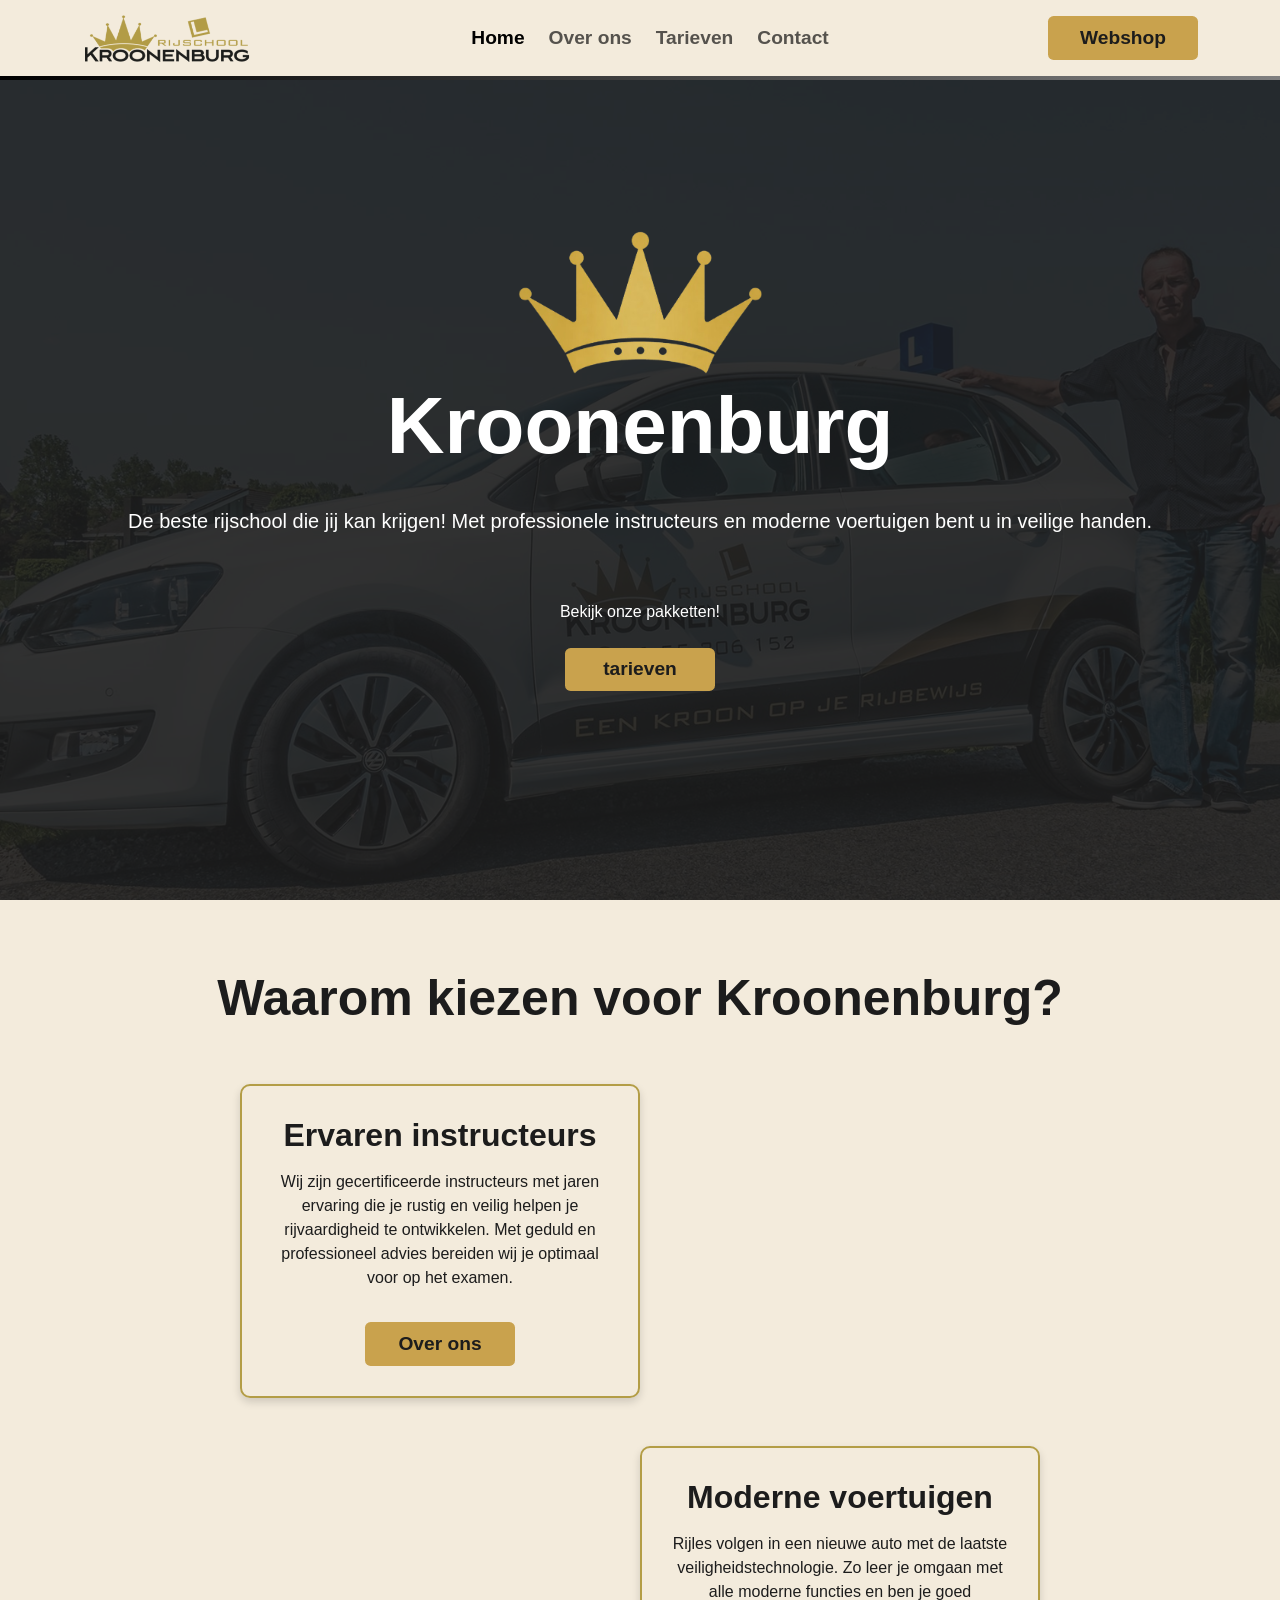
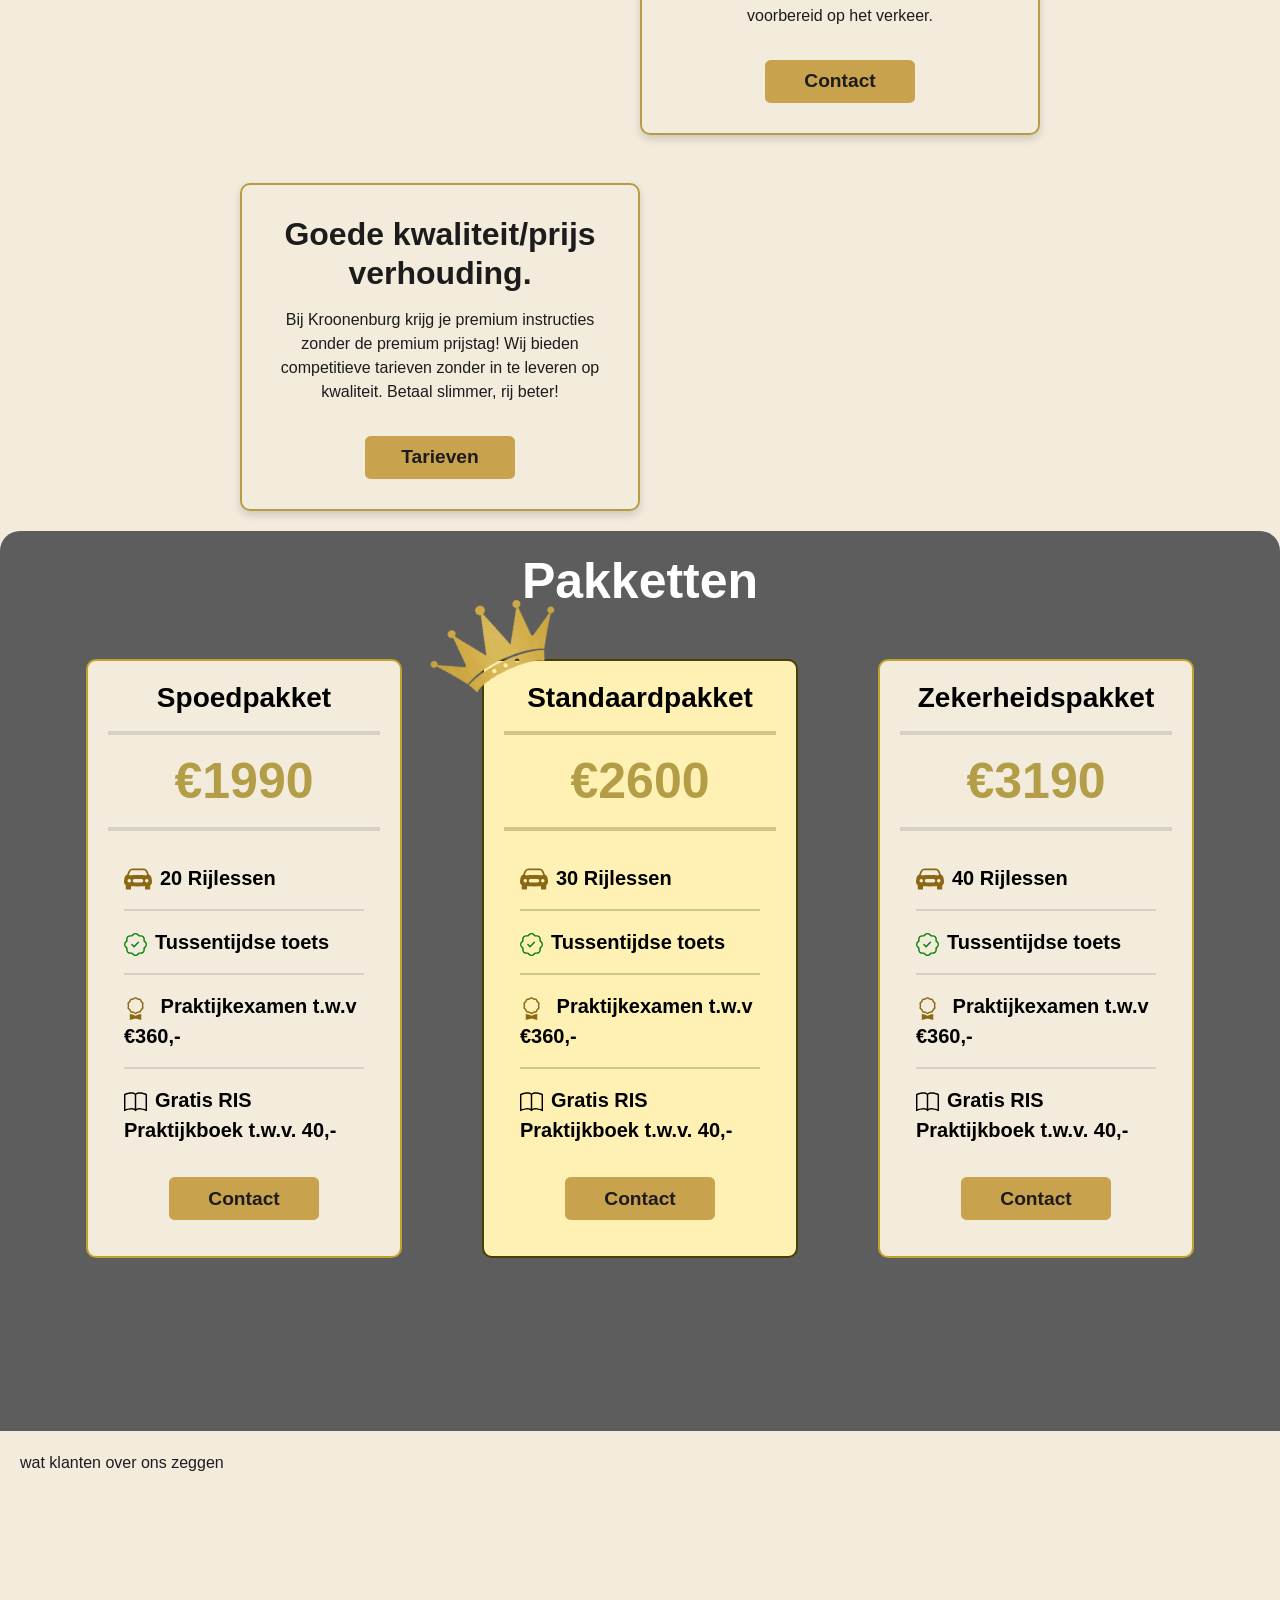
<file: index.html>
<!DOCTYPE html>
<html lang="en">

<head>
    <meta charset="UTF-8">
    <meta name="viewport" content="width=device-width, initial-scale=1.0">
    <title>Document</title>
    <link href="https://cdn.jsdelivr.net/npm/bootstrap@5.3.2/dist/css/bootstrap.min.css" rel="stylesheet">
    <link rel="stylesheet" href="style.css">
</head>

<body>
    <nav class="navbar navbar-expand-lg fixed-top">
        <div class="container d-flex align-items-center justify-content-between">

            <!-- Logo (left) -->
            <a class="navbar-brand d-flex align-items-center me-3" href="index.html">
                <img src="images/logo.png" alt="logo" width="170" height="50">
            </a>

            <!-- Hamburger toggler (always right on small screens) -->
            <button class="navbar-toggler border border-2 border-dark" type="button" data-bs-toggle="collapse"
                data-bs-target="#navbarNav" aria-controls="navbarNav" aria-expanded="false"
                aria-label="Toggle navigation">
                <span class="navbar-toggler-icon"></span>
            </button>

            <!-- Collapse menu -->
            <div class="collapse navbar-collapse justify-content-center" id="navbarNav">
                <ul class="navbar-nav mx-auto">
                    <li class="nav-item"><a class="nav-link active" href="index.html">Home</a></li>
                    <li class="nav-item"><a class="nav-link" href="overons.html">Over ons</a></li>
                    <li class="nav-item"><a class="nav-link" href="tarieven.html">Tarieven</a></li>
                    <li class="nav-item"><a class="nav-link" href="tarieven.html">Contact</a></li>
                </ul>

                <!-- Contact button (only on lg+) -->
                <div class="d-none d-lg-flex ms-lg-3">
                    <a href="https://www.theorie-leren.nl/" class="btn btn-gold">Webshop</a>
                </div>
            </div>

        </div>
    </nav>

    <div class="hero1 d-flex flex-column justify-content-center align-items-center min-vh-100">
        <div class="darkoverlay-hero"></div>
        <div class="hero-tekst-container d-flex flex-column justify-content-center align-items-center text-center">
            <img class="hero-crown-title" src="images/crown.png" alt="kroon">
            <h1 class="fw-bold mt-4">Kroonenburg</h1>
            <p class="hero-sub-tekst mt-4">De beste rijschool die jij kan krijgen! Met professionele instructeurs en
                moderne voertuigen bent u in veilige handen.</p>
            <p class="mt-5">Bekijk onze pakketten!</p>
            <button class="btn-gold mt-2">tarieven</button>
        </div>
    </div>

    <section>
        <h2 class="header mt-5 text-center fw-bolder">Waarom kiezen voor Kroonenburg?</h2>
        <div class="d-flex flex-column justify-content-center align-items-center">
            <div
                class="tekstgroep groep1 d-flex flex-column align-items-center text-center mt-5 slide-left-animation hidden">
                <h2 class="subheader mb-3 fw-bold">Ervaren instructeurs</h2>
                <p>Wij zijn gecertificeerde instructeurs met jaren ervaring die je rustig en veilig helpen je
                    rijvaardigheid te ontwikkelen. Met geduld en professioneel advies bereiden wij je optimaal voor op
                    het examen.</p>

                <a class="btn-gold mt-3 text-center" href="#">Over ons</a>
            </div>

            <div
                class="tekstgroep groep2 d-flex flex-column align-items-center text-center mt-5 slide-right-animation hidden">
                <h2 class="subheader fw-bold mb-3">Moderne voertuigen</h2>
                <p>Rijles volgen in een nieuwe auto met de laatste veiligheidstechnologie. Zo leer je omgaan met alle
                    moderne functies en ben je goed voorbereid op het verkeer.</p>
                <a class="btn-gold mt-3 text-center" href="#">Contact</a>
            </div>


            <div
                class="tekstgroep groep3 d-flex flex-column align-items-center text-center mt-5 slide-left-animation hidden">
                <h2 class="subheader mb-3 fw-bold">Goede kwaliteit/prijs verhouding.</h2>
                <p>Bij Kroonenburg krijg je premium instructies zonder de premium prijstag! Wij bieden competitieve
                    tarieven zonder in te leveren op kwaliteit. Betaal slimmer, rij beter!</p>
                <a class="btn-gold mt-3 text-center" href="#">Tarieven</a>
            </div>
        </div>
    </section>

    <section class="tarieven-section">
        <h2 class="header text-center mb-5 fw-bold">Pakketten</h2>
        <div class="row  d-flex  justify-content-center">
            <div class="pakketkaart hidden scale-animation col-3">
                <h3 class="fw-bold text-center">Spoedpakket</h3>
                <hr>
                <h2 class="prijskaart text-center">&euro;1990</h2>
                <hr>
                <div class="p-3">
                    <p>
                        <svg xmlns="http://www.w3.org/2000/svg" width="28" height="28" fill="#8B6914"
                            class="bi bi-car-front-fill me-2" viewBox="0 0 16 16">
                            <path
                                d="M2.52 3.515A2.5 2.5 0 0 1 4.82 2h6.362c1 0 1.904.596 2.298 1.515l.792 1.848c.075.175.21.319.38.404.5.25.855.715.965 1.262l.335 1.679q.05.242.049.49v.413c0 .814-.39 1.543-1 1.997V13.5a.5.5 0 0 1-.5.5h-2a.5.5 0 0 1-.5-.5v-1.338c-1.292.048-2.745.088-4 .088s-2.708-.04-4-.088V13.5a.5.5 0 0 1-.5.5h-2a.5.5 0 0 1-.5-.5v-1.892c-.61-.454-1-1.183-1-1.997v-.413a2.5 2.5 0 0 1 .049-.49l.335-1.68c.11-.546.465-1.012.964-1.261a.8.8 0 0 0 .381-.404l.792-1.848ZM3 10a1 1 0 1 0 0-2 1 1 0 0 0 0 2m10 0a1 1 0 1 0 0-2 1 1 0 0 0 0 2M6 8a1 1 0 0 0 0 2h4a1 1 0 1 0 0-2zM2.906 5.189a.51.51 0 0 0 .497.731c.91-.073 3.35-.17 4.597-.17s3.688.097 4.597.17a.51.51 0 0 0 .497-.731l-.956-1.913A.5.5 0 0 0 11.691 3H4.309a.5.5 0 0 0-.447.276L2.906 5.19Z" />
                        </svg>20 Rijlessen
                    </p>
                    <hr class="small">
                    <p>
                        <svg xmlns="http://www.w3.org/2000/svg" width="23" height="23" fill="green"
                            class="bi bi-patch-check me-2" viewBox="0 0 16 16">
                            <path fill-rule="evenodd"
                                d="M10.354 6.146a.5.5 0 0 1 0 .708l-3 3a.5.5 0 0 1-.708 0l-1.5-1.5a.5.5 0 1 1 .708-.708L7 8.793l2.646-2.647a.5.5 0 0 1 .708 0" />
                            <path
                                d="m10.273 2.513-.921-.944.715-.698.622.637.89-.011a2.89 2.89 0 0 1 2.924 2.924l-.01.89.636.622a2.89 2.89 0 0 1 0 4.134l-.637.622.011.89a2.89 2.89 0 0 1-2.924 2.924l-.89-.01-.622.636a2.89 2.89 0 0 1-4.134 0l-.622-.637-.89.011a2.89 2.89 0 0 1-2.924-2.924l.01-.89-.636-.622a2.89 2.89 0 0 1 0-4.134l.637-.622-.011-.89a2.89 2.89 0 0 1 2.924-2.924l.89.01.622-.636a2.89 2.89 0 0 1 4.134 0l-.715.698a1.89 1.89 0 0 0-2.704 0l-.92.944-1.32-.016a1.89 1.89 0 0 0-1.911 1.912l.016 1.318-.944.921a1.89 1.89 0 0 0 0 2.704l.944.92-.016 1.32a1.89 1.89 0 0 0 1.912 1.911l1.318-.016.921.944a1.89 1.89 0 0 0 2.704 0l.92-.944 1.32.016a1.89 1.89 0 0 0 1.911-1.912l-.016-1.318.944-.921a1.89 1.89 0 0 0 0-2.704l-.944-.92.016-1.32a1.89 1.89 0 0 0-1.912-1.911z" />
                        </svg>Tussentijdse toets
                    </p>
                    <hr class="small">
                    <p>
                        <svg xmlns="http://www.w3.org/2000/svg" width="23" height="23" fill="#8B6914"
                            class="bi bi-award me-2" viewBox="0 0 16 16">
                            <path
                                d="M9.669.864 8 0 6.331.864l-1.858.282-.842 1.68-1.337 1.32L2.6 6l-.306 1.854 1.337 1.32.842 1.68 1.858.282L8 12l1.669-.864 1.858-.282.842-1.68 1.337-1.32L13.4 6l.306-1.854-1.337-1.32-.842-1.68zm1.196 1.193.684 1.365 1.086 1.072L12.387 6l.248 1.506-1.086 1.072-.684 1.365-1.51.229L8 10.874l-1.355-.702-1.51-.229-.684-1.365-1.086-1.072L3.614 6l-.25-1.506 1.087-1.072.684-1.365 1.51-.229L8 1.126l1.356.702z" />
                            <path d="M4 11.794V16l4-1 4 1v-4.206l-2.018.306L8 13.126 6.018 12.1z" />
                        </svg> Praktijkexamen t.w.v &euro;360,-
                    </p>
                    <hr class="small">
                    <p>
                        <svg xmlns="http://www.w3.org/2000/svg" width="23" height="23" fill="currentColor"
                            class="bi bi-book me-2" viewBox="0 0 16 16">
                            <path
                                d="M1 2.828c.885-.37 2.154-.769 3.388-.893 1.33-.134 2.458.063 3.112.752v9.746c-.935-.53-2.12-.603-3.213-.493-1.18.12-2.37.461-3.287.811zm7.5-.141c.654-.689 1.782-.886 3.112-.752 1.234.124 2.503.523 3.388.893v9.923c-.918-.35-2.107-.692-3.287-.81-1.094-.111-2.278-.039-3.213.492zM8 1.783C7.015.936 5.587.81 4.287.94c-1.514.153-3.042.672-3.994 1.105A.5.5 0 0 0 0 2.5v11a.5.5 0 0 0 .707.455c.882-.4 2.303-.881 3.68-1.02 1.409-.142 2.59.087 3.223.877a.5.5 0 0 0 .78 0c.633-.79 1.814-1.019 3.222-.877 1.378.139 2.8.62 3.681 1.02A.5.5 0 0 0 16 13.5v-11a.5.5 0 0 0-.293-.455c-.952-.433-2.48-.952-3.994-1.105C10.413.809 8.985.936 8 1.783" />
                        </svg>Gratis RIS Praktijkboek t.w.v. 40,-
                    </p>
                    <div class="d-flex justify-content-center">
                        <a class="btn-gold text-center mt-3" href="hoi">Contact</a>
                    </div>
                </div>

            </div>
            <div class="pakketkaart hidden scale-animation goldpakket col-3">
                <img class="kroongoldpakket" src="images/crown.png" alt="kroon">
                <h3 class="fw-bold text-center">Standaardpakket</h3>
                <hr>
                <h2 class="prijskaart text-center">&euro;2600</h2>
                <hr>
                <div class="p-3">
                    <p>
                        <svg xmlns="http://www.w3.org/2000/svg" width="28" height="28" fill="#8B6914"
                            class="bi bi-car-front-fill me-2" viewBox="0 0 16 16">
                            <path
                                d="M2.52 3.515A2.5 2.5 0 0 1 4.82 2h6.362c1 0 1.904.596 2.298 1.515l.792 1.848c.075.175.21.319.38.404.5.25.855.715.965 1.262l.335 1.679q.05.242.049.49v.413c0 .814-.39 1.543-1 1.997V13.5a.5.5 0 0 1-.5.5h-2a.5.5 0 0 1-.5-.5v-1.338c-1.292.048-2.745.088-4 .088s-2.708-.04-4-.088V13.5a.5.5 0 0 1-.5.5h-2a.5.5 0 0 1-.5-.5v-1.892c-.61-.454-1-1.183-1-1.997v-.413a2.5 2.5 0 0 1 .049-.49l.335-1.68c.11-.546.465-1.012.964-1.261a.8.8 0 0 0 .381-.404l.792-1.848ZM3 10a1 1 0 1 0 0-2 1 1 0 0 0 0 2m10 0a1 1 0 1 0 0-2 1 1 0 0 0 0 2M6 8a1 1 0 0 0 0 2h4a1 1 0 1 0 0-2zM2.906 5.189a.51.51 0 0 0 .497.731c.91-.073 3.35-.17 4.597-.17s3.688.097 4.597.17a.51.51 0 0 0 .497-.731l-.956-1.913A.5.5 0 0 0 11.691 3H4.309a.5.5 0 0 0-.447.276L2.906 5.19Z" />
                        </svg>30 Rijlessen
                    </p>
                    <hr class="small">
                    <p>
                        <svg xmlns="http://www.w3.org/2000/svg" width="23" height="23" fill="green"
                            class="bi bi-patch-check me-2" viewBox="0 0 16 16">
                            <path fill-rule="evenodd"
                                d="M10.354 6.146a.5.5 0 0 1 0 .708l-3 3a.5.5 0 0 1-.708 0l-1.5-1.5a.5.5 0 1 1 .708-.708L7 8.793l2.646-2.647a.5.5 0 0 1 .708 0" />
                            <path
                                d="m10.273 2.513-.921-.944.715-.698.622.637.89-.011a2.89 2.89 0 0 1 2.924 2.924l-.01.89.636.622a2.89 2.89 0 0 1 0 4.134l-.637.622.011.89a2.89 2.89 0 0 1-2.924 2.924l-.89-.01-.622.636a2.89 2.89 0 0 1-4.134 0l-.622-.637-.89.011a2.89 2.89 0 0 1-2.924-2.924l.01-.89-.636-.622a2.89 2.89 0 0 1 0-4.134l.637-.622-.011-.89a2.89 2.89 0 0 1 2.924-2.924l.89.01.622-.636a2.89 2.89 0 0 1 4.134 0l-.715.698a1.89 1.89 0 0 0-2.704 0l-.92.944-1.32-.016a1.89 1.89 0 0 0-1.911 1.912l.016 1.318-.944.921a1.89 1.89 0 0 0 0 2.704l.944.92-.016 1.32a1.89 1.89 0 0 0 1.912 1.911l1.318-.016.921.944a1.89 1.89 0 0 0 2.704 0l.92-.944 1.32.016a1.89 1.89 0 0 0 1.911-1.912l-.016-1.318.944-.921a1.89 1.89 0 0 0 0-2.704l-.944-.92.016-1.32a1.89 1.89 0 0 0-1.912-1.911z" />
                        </svg>Tussentijdse toets
                    </p>
                    <hr class="small">
                    <p>
                        <svg xmlns="http://www.w3.org/2000/svg" width="23" height="23" fill="#8B6914"
                            class="bi bi-award me-2" viewBox="0 0 16 16">
                            <path
                                d="M9.669.864 8 0 6.331.864l-1.858.282-.842 1.68-1.337 1.32L2.6 6l-.306 1.854 1.337 1.32.842 1.68 1.858.282L8 12l1.669-.864 1.858-.282.842-1.68 1.337-1.32L13.4 6l.306-1.854-1.337-1.32-.842-1.68zm1.196 1.193.684 1.365 1.086 1.072L12.387 6l.248 1.506-1.086 1.072-.684 1.365-1.51.229L8 10.874l-1.355-.702-1.51-.229-.684-1.365-1.086-1.072L3.614 6l-.25-1.506 1.087-1.072.684-1.365 1.51-.229L8 1.126l1.356.702z" />
                            <path d="M4 11.794V16l4-1 4 1v-4.206l-2.018.306L8 13.126 6.018 12.1z" />
                        </svg> Praktijkexamen t.w.v &euro;360,-
                    </p>
                    <hr class="small">
                    <p>
                        <svg xmlns="http://www.w3.org/2000/svg" width="23" height="23" fill="currentColor"
                            class="bi bi-book me-2" viewBox="0 0 16 16">
                            <path
                                d="M1 2.828c.885-.37 2.154-.769 3.388-.893 1.33-.134 2.458.063 3.112.752v9.746c-.935-.53-2.12-.603-3.213-.493-1.18.12-2.37.461-3.287.811zm7.5-.141c.654-.689 1.782-.886 3.112-.752 1.234.124 2.503.523 3.388.893v9.923c-.918-.35-2.107-.692-3.287-.81-1.094-.111-2.278-.039-3.213.492zM8 1.783C7.015.936 5.587.81 4.287.94c-1.514.153-3.042.672-3.994 1.105A.5.5 0 0 0 0 2.5v11a.5.5 0 0 0 .707.455c.882-.4 2.303-.881 3.68-1.02 1.409-.142 2.59.087 3.223.877a.5.5 0 0 0 .78 0c.633-.79 1.814-1.019 3.222-.877 1.378.139 2.8.62 3.681 1.02A.5.5 0 0 0 16 13.5v-11a.5.5 0 0 0-.293-.455c-.952-.433-2.48-.952-3.994-1.105C10.413.809 8.985.936 8 1.783" />
                        </svg>Gratis RIS Praktijkboek t.w.v. 40,-
                    </p>
                    <div class="d-flex justify-content-center">
                        <a class="btn-gold text-center mt-3" href="hoi">Contact</a>
                    </div>
                </div>
            </div>
            <div class="pakketkaart hidden scale-animation col-3">
                <h3 class="fw-bold text-center">Zekerheidspakket</h3>
                <hr>
                <h2 class="prijskaart text-center">&euro;3190</h2>
                <hr>
                <div class="p-3">
                    <p>
                        <svg xmlns="http://www.w3.org/2000/svg" width="28" height="28" fill="#8B6914"
                            class="bi bi-car-front-fill me-2" viewBox="0 0 16 16">
                            <path
                                d="M2.52 3.515A2.5 2.5 0 0 1 4.82 2h6.362c1 0 1.904.596 2.298 1.515l.792 1.848c.075.175.21.319.38.404.5.25.855.715.965 1.262l.335 1.679q.05.242.049.49v.413c0 .814-.39 1.543-1 1.997V13.5a.5.5 0 0 1-.5.5h-2a.5.5 0 0 1-.5-.5v-1.338c-1.292.048-2.745.088-4 .088s-2.708-.04-4-.088V13.5a.5.5 0 0 1-.5.5h-2a.5.5 0 0 1-.5-.5v-1.892c-.61-.454-1-1.183-1-1.997v-.413a2.5 2.5 0 0 1 .049-.49l.335-1.68c.11-.546.465-1.012.964-1.261a.8.8 0 0 0 .381-.404l.792-1.848ZM3 10a1 1 0 1 0 0-2 1 1 0 0 0 0 2m10 0a1 1 0 1 0 0-2 1 1 0 0 0 0 2M6 8a1 1 0 0 0 0 2h4a1 1 0 1 0 0-2zM2.906 5.189a.51.51 0 0 0 .497.731c.91-.073 3.35-.17 4.597-.17s3.688.097 4.597.17a.51.51 0 0 0 .497-.731l-.956-1.913A.5.5 0 0 0 11.691 3H4.309a.5.5 0 0 0-.447.276L2.906 5.19Z" />
                        </svg>40 Rijlessen
                    </p>
                    <hr class="small">
                    <p>
                        <svg xmlns="http://www.w3.org/2000/svg" width="23" height="23" fill="green"
                            class="bi bi-patch-check me-2" viewBox="0 0 16 16">
                            <path fill-rule="evenodd"
                                d="M10.354 6.146a.5.5 0 0 1 0 .708l-3 3a.5.5 0 0 1-.708 0l-1.5-1.5a.5.5 0 1 1 .708-.708L7 8.793l2.646-2.647a.5.5 0 0 1 .708 0" />
                            <path
                                d="m10.273 2.513-.921-.944.715-.698.622.637.89-.011a2.89 2.89 0 0 1 2.924 2.924l-.01.89.636.622a2.89 2.89 0 0 1 0 4.134l-.637.622.011.89a2.89 2.89 0 0 1-2.924 2.924l-.89-.01-.622.636a2.89 2.89 0 0 1-4.134 0l-.622-.637-.89.011a2.89 2.89 0 0 1-2.924-2.924l.01-.89-.636-.622a2.89 2.89 0 0 1 0-4.134l.637-.622-.011-.89a2.89 2.89 0 0 1 2.924-2.924l.89.01.622-.636a2.89 2.89 0 0 1 4.134 0l-.715.698a1.89 1.89 0 0 0-2.704 0l-.92.944-1.32-.016a1.89 1.89 0 0 0-1.911 1.912l.016 1.318-.944.921a1.89 1.89 0 0 0 0 2.704l.944.92-.016 1.32a1.89 1.89 0 0 0 1.912 1.911l1.318-.016.921.944a1.89 1.89 0 0 0 2.704 0l.92-.944 1.32.016a1.89 1.89 0 0 0 1.911-1.912l-.016-1.318.944-.921a1.89 1.89 0 0 0 0-2.704l-.944-.92.016-1.32a1.89 1.89 0 0 0-1.912-1.911z" />
                        </svg>Tussentijdse toets
                    </p>
                    <hr class="small">
                    <p>
                        <svg xmlns="http://www.w3.org/2000/svg" width="23" height="23" fill="#8B6914"
                            class="bi bi-award me-2" viewBox="0 0 16 16">
                            <path
                                d="M9.669.864 8 0 6.331.864l-1.858.282-.842 1.68-1.337 1.32L2.6 6l-.306 1.854 1.337 1.32.842 1.68 1.858.282L8 12l1.669-.864 1.858-.282.842-1.68 1.337-1.32L13.4 6l.306-1.854-1.337-1.32-.842-1.68zm1.196 1.193.684 1.365 1.086 1.072L12.387 6l.248 1.506-1.086 1.072-.684 1.365-1.51.229L8 10.874l-1.355-.702-1.51-.229-.684-1.365-1.086-1.072L3.614 6l-.25-1.506 1.087-1.072.684-1.365 1.51-.229L8 1.126l1.356.702z" />
                            <path d="M4 11.794V16l4-1 4 1v-4.206l-2.018.306L8 13.126 6.018 12.1z" />
                        </svg> Praktijkexamen t.w.v &euro;360,-
                    </p>
                    <hr class="small">
                    <p>
                        <svg xmlns="http://www.w3.org/2000/svg" width="23" height="23" fill="currentColor"
                            class="bi bi-book me-2" viewBox="0 0 16 16">
                            <path
                                d="M1 2.828c.885-.37 2.154-.769 3.388-.893 1.33-.134 2.458.063 3.112.752v9.746c-.935-.53-2.12-.603-3.213-.493-1.18.12-2.37.461-3.287.811zm7.5-.141c.654-.689 1.782-.886 3.112-.752 1.234.124 2.503.523 3.388.893v9.923c-.918-.35-2.107-.692-3.287-.81-1.094-.111-2.278-.039-3.213.492zM8 1.783C7.015.936 5.587.81 4.287.94c-1.514.153-3.042.672-3.994 1.105A.5.5 0 0 0 0 2.5v11a.5.5 0 0 0 .707.455c.882-.4 2.303-.881 3.68-1.02 1.409-.142 2.59.087 3.223.877a.5.5 0 0 0 .78 0c.633-.79 1.814-1.019 3.222-.877 1.378.139 2.8.62 3.681 1.02A.5.5 0 0 0 16 13.5v-11a.5.5 0 0 0-.293-.455c-.952-.433-2.48-.952-3.994-1.105C10.413.809 8.985.936 8 1.783" />
                        </svg>Gratis RIS Praktijkboek t.w.v. 40,-
                    </p>
                    <div class="d-flex justify-content-center">
                        <a class="btn-gold text-center mt-3" href="hoi">Contact</a>
                    </div>
                </div>
            </div>
        </div>
    </section>

    <section>
        wat klanten over ons zeggen
    </section>


    <script src="https://cdn.jsdelivr.net/npm/@popperjs/core@2.11.8/dist/umd/popper.min.js"
        integrity="sha384-I7E8VVD/ismYTF4hNIPjVp/Zjvgyol6VFvRkX/vR+Vc4jQkC+hVqc2pM8ODewa9r"
        crossorigin="anonymous"></script>
    <script src="https://cdn.jsdelivr.net/npm/bootstrap@5.3.8/dist/js/bootstrap.min.js"
        integrity="sha384-G/EV+4j2dNv+tEPo3++6LCgdCROaejBqfUeNjuKAiuXbjrxilcCdDz6ZAVfHWe1Y"
        crossorigin="anonymous"></script>
    <script src="script.js"></script>
</body>

</html>
</file>
<file: style.css>
:root {
    --dark: #5d5d5d;
    --gold: rgba(179, 157, 70, 1);
    --Lbeige: #F3EBDC;
    --Lgold:rgb(255, 240, 179);
}

body {
    padding: 0;
    margin: 0;
    font-family: 'Inter', sans-serif;
    background-color: var(--Lbeige);
    color: #1C1C1C;
    overflow-x: hidden !important;
}

/*components*/

section {
    min-height: 100vh;
    padding: 20px;
    position: relative;
    overflow-x: hidden;
}

.header {
    font-size: clamp(12px, 9vw, 50px);
}

hr {
    border: 2px solid gray;
}

hr.small {
    border: 1px solid gray;
}

/*animaties*/

.scale-animation.show {
    transform: scale(1);
    animation: scaleIn 0.6s ease-out forwards;
}

.slide-left-animation {
    opacity: 0;
    filter: blur(2px);
    transition: all 1s;
    transform: translateX(-80%);
}

.slide-left-animation.show {
    opacity: 1;
    filter: blur(0);
    transform: translateX(0%);
}

.slide-right-animation {
    opacity: 0;
    filter: blur(2px);
    transition: all 0.8s;
    transform: translateX(80%);
}

.slide-right-animation.show {
    opacity: 1;
    filter: blur(0);
    transform: translateX(0%);
}

@keyframes scaleIn {
    from {
        transform: scale(0);
        opacity: 0;
    }

    to {
        transform: scale(1);
        opacity: 1;
    }
}

/*navbar*/

.navbar .navbar-nav {
    gap: 0.5rem;
}

.navbar {
    background-color: var(--Lbeige);
    transition: all 0.3s;

}

.nav-link {
    font-size: larger;
    font-weight: bold;
    position: relative;
    top: 0;
}

.nav-link:hover {
    top: -4px;
    transition: all 0.3s;
}


.navbar::after {
    content: '';
    background: linear-gradient(to right, black, gray);
    height: 4px;
    width: 100%;
    position: absolute;
    bottom: -4px;
}

.navbar.scrolled {
    background-color: beige;
    box-shadow: 0 15px 16px rgba(0, 0, 0, 0.1);
}


.btn-gold {
    background-color: #C9A24D;
    color: #1C1C1C;
    border: none;
    font-size: larger;
    font-weight: 600;
    padding: .45rem 10px;
    border-radius: .35rem;
    width: 150px;
    text-align: center;
    text-decoration: none;
    transition: all 0.4s;
}

.btn-gold:hover {
    background-color: #A88734;
    color: #1C1C1C;
}

/*hero1*/

.hero1 {
    position: relative;
    height: 100vh;
    width: 100%;
    background-image: url('images/NielsMauto.png');
    background-size: cover;
    background-position: center top;
    background-repeat: no-repeat;
    color: white;
}

.hero-tekst-container {
    padding: 20px;
    position: relative;
    z-index: 1;

    h1 {
        font-weight: bolder;
        font-size: clamp(30px, 12vw, 80px);
    }
}

.hero-sub-tekst {
    font-size: clamp(15px, 3vw, 20px);
}

.darkoverlay-hero {
    position: absolute;
    top: 0;
    left: 0;
    width: 100%;
    height: 100%;
    background-color: #1C1C1C;
    opacity: 0.9;
}

.hero-crown-title {
    width: clamp(120px, 40vw, 250px);
    position: relative;
    top: 20px;
}

/*tarieven sectie*/

.tarieven-section {
    background-color: var(--dark);
    border-top-right-radius: 20px;
    border-top-left-radius: 20px;
    color: white;

    .row {
        gap: 80px;
    }
}

.pakketkaart {
    border-radius: 10px;
    border: 2px solid rgb(188, 164, 44);
    padding: 20px;
    background: var(--Lbeige);
    color: black;
    position: relative;
    top: 0;
    min-height: 500px;
    min-width: 280px;
    transform: scale(0);
    margin-bottom: 50px;

    p {
        font-size: 20px;
        font-weight: bold;
    }
}

.pakketkaart:hover {
    box-shadow: 0 8px 16px rgba(0, 0, 0, 0.2);
    top: -5px;
    transition: all 0.3s ease;
}

.goldpakket {
    background: var(--Lgold);
    border: 2px solid rgb(72, 64, 0);

    img {
        position: absolute;
        top: -60px;
        left: -60px;
        transform: rotate(-25deg);
        height: 80px;
        width: 140px;
    }

    hr {
        border: 2px solid rgb(72, 64, 0);
    }

    hr.small {
       border: 1px solid rgb(72, 64, 0); 
    }

}

.prijskaart {
    font-weight: bold;
    font-size: 50px;
    color: var(--gold);
}

/*pagina*/

.tekstgroep {
    width: 400px;
    height: auto;
    border-radius: 10px;
    padding: 30px;
    border: 2px solid var(--gold);
    box-shadow: 0 4px 8px rgba(0, 0, 0, 0.15);
}

.groep1 {
    position: relative;
    left: -200px;
}

.groep2 {
    position: relative;
    left: 200px;
}

.groep3 {
    position: relative;
    left: -200px;
}

/*media*/
@media (max-width: 990px) {

    /* optional: reduce logo size on small screens */
    .navbar-brand img {
        width: 140px;
        height: auto;
    }

    .hero1 {
        background-position: right bottom;
    }

    .groep1 {
        left: -100px;
    }

    .groep2 {
        left: 100px;
    }

    .groep3 {
        left: -100px;
    }
}

@media (max-width: 700px) {

    .groep1 {
        left: -50px;
    }

    .groep2 {
        left: 50px;
    }

    .groep3 {
        left: -50px;
    }
}

@media (max-width: 530px) {

    .groep1 {
        left: 0px;
        width: 300px;
    }

    .groep2 {
        left: 0px;
        width: 300px;
    }

    .groep3 {
        left: 0px;
        width: 300px;
    }
}

@media (max-width: 350px) {

    .groep1 {
        width: 250px;
    }

    .groep2 {
        width: 250px;
    }

    .groep3 {
        width: 250px;
    }
}
</file>
